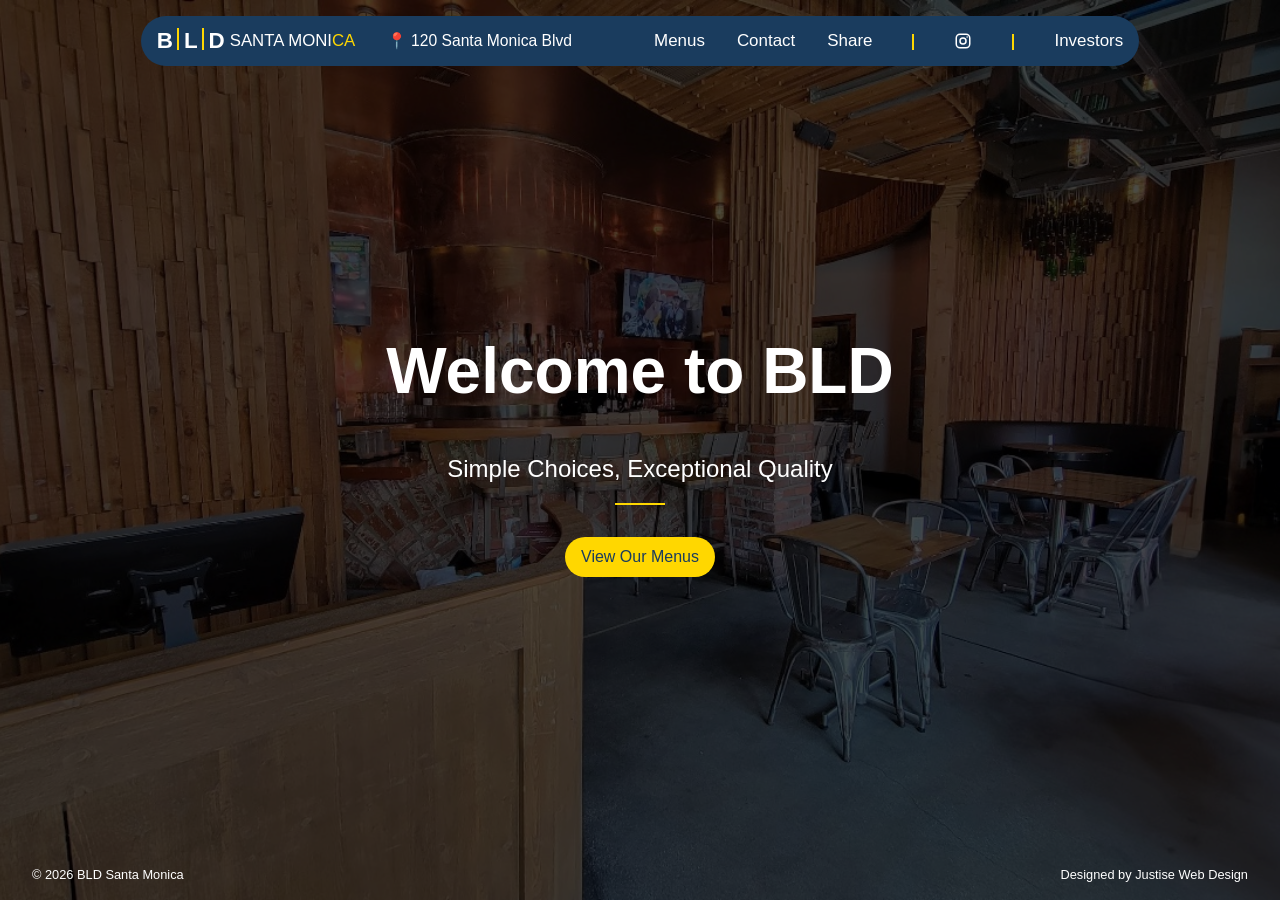
<file: index.html>
<!DOCTYPE html>
<html lang="en">
<head>
  <meta charset="UTF-8" />
  <meta name="viewport" content="width=device-width, initial-scale=1" />
  <title>BLD Santa Monica</title>
  <link rel="stylesheet" href="style.css" />
  <link href="https://fonts.googleapis.com/css2?family=Montserrat:wght@400;500;700&display=swap" rel="stylesheet">
</head>
<body>
  <header class="nav-header">
    <div class="nav-pill">
      <div class="brand">
        <h2>
          <span class="bld">
            B<span class="line-before"></span>L<span class="line-after"></span>D
          </span>
          <span class="santa-monica">SANTA MONI<span class="gold-ca">CA</span></span>
          <a id="header-address" href="https://www.google.com/maps/place/120+Santa+Monica+Blvd,+Santa+Monica,+CA+90401" target="_blank" class="address">📍 120 Santa Monica Blvd</a>
        </h2>
      </div>
      <nav class="nav-links">
        <a href="#menus" class="nav-link" data-drawer="menus-drawer">Menus</a>
        <a href="#contact" class="nav-link" data-drawer="contact-drawer">Contact</a>
        <a href="#share" class="nav-link" data-drawer="share-drawer">Share</a>
        <span class="gold-line"></span>
        <div id="nav-social-links" class="social-links-inline"></div>
        <span class="gold-line"></span>
        <a href="investors.html">Investors</a>
      </nav>
    </div>
  </header>

  <section class="hero">
    <div class="hero-overlay">
      <h1>Welcome to <span class="hero-bld">BLD</span></h1>
      <p>Simple Choices, Exceptional Quality</p>
      <div class="divider"></div>
      <a href="#menus" class="cta-button nav-link" data-drawer="menus-drawer">View Our Menus</a>
      <div id="promo-banner" class="promo-banner" style="display:none;"></div>
    </div>
  </section>

  <div class="drawer" id="menus-drawer">
    <span class="close-btn">×</span>
    <div class="drawer-content">
      <div class="menu-section section-1">
        <h2>A Simple Approach to Great Food</h2>
        <div class="divider"></div>
        <p>At BLD Diner, we keep things simple - three meals, three set prices, and a focus on quality.</p>
      </div>

      <div class="menu-section section-2">
        <div class="menu-values">
          <div class="value-item">
            <h3>QUALITY</h3>
            <p>We ensure each plate meets our highest standards.</p>
          </div>
          <div class="value-item">
            <h3>VALUE</h3>
            <p>Our set prices include premium ingredients and expert preparation.</p>
          </div>
          <div class="value-item">
            <h3>SIMPLICITY</h3>
            <p>No decision fatigue, just a thoughtful dining experience.</p>
          </div>
        </div>

        <div id="menu-meals" class="menu-meals"></div>
      </div>

      <div class="menu-section section-2">
        <h2>Merch</h2>
        <div class="divider"></div>
        <div id="merch-grid" class="merch-grid"></div>
      </div>

      <div class="menu-section section-3">
        <div class="menu-footer">
          <img src="images/bldlogo.png" alt="BLD Santa Monica Logo" class="menu-logo">
          <div class="menu-info">
            <div>
              <h3>HOURS</h3>
              <p id="hours-breakfast">Breakfast: 5 AM - 10 AM</p>
              <p id="hours-lunch">Lunch: 10 AM - 3 PM</p>
              <p id="hours-dinner">Dinner: 3 PM - 9 PM</p>
              <p id="hours-open-days">Open 7 days a week</p>
            </div>
            <div>
              <h3>LOCATION</h3>
              <p><a id="location-link" href="https://www.google.com/maps/place/120+Santa+Monica+Blvd,+Santa+Monica,+CA+90401" target="_blank" class="contact-link">120 Santa Monica Blvd<br>Santa Monica, CA 90401</a></p>
              <p><a id="phone-link" href="tel:+14248675309" class="contact-link">Tel: (424) 867-5309</a></p>
            </div>
          </div>
        </div>
      </div>
    </div>
  </div>

  <div class="drawer" id="contact-drawer">
    <span class="close-btn">×</span>
    <div class="drawer-content">
      <h2>Contact Us</h2>
      <div class="divider"></div>

      <div class="contact-sections">
        <div class="contact-column">
          <div class="contact-box">
            <h3>Visit Us</h3>
            <p><strong>Address:</strong><br>
              <a id="contact-address-link" href="https://www.google.com/maps/place/120+Santa+Monica+Blvd,+Santa+Monica,+CA+90401" target="_blank" class="contact-link">120 Santa Monica Blvd<br>Santa Monica, CA 90401</a>
            </p>
            <p><strong>Phone:</strong><br>
              <a id="contact-phone-link" href="tel:+14248675309" class="contact-link">(424) 867-5309</a>
            </p>
            <p><strong>Email:</strong><br>
              <a id="contact-email-link" href="mailto:info@bldsantamonica.com" class="contact-link">info@bldsantamonica.com</a>
            </p>
          </div>

          <div class="contact-box">
            <h3>Follow Us</h3>
            <p>Stay connected and tag your posts with <strong>#BLDSantaMonica</strong>!</p>
            <div id="contact-social-links" class="social-links-grid"></div>
          </div>
        </div>

        <div class="contact-column">
          <div class="contact-box feedback-box">
            <h3>Give Us Feedback</h3>
            <form id="feedback-form">
              <label for="name">Name</label>
              <input type="text" id="name" name="name" placeholder="Your Name" required>

              <label for="email">Email</label>
              <input type="email" id="email" name="email" placeholder="Your Email" required>

              <label for="feedback">Your Feedback</label>
              <textarea id="feedback" name="feedback" placeholder="Your Feedback" required></textarea>

              <button type="submit">Submit Feedback</button>
            </form>
            <p id="form-message" class="form-message" style="display: none; color: green; margin-top: 1em;">Thank you for your feedback!</p>
          </div>
        </div>
      </div>
    </div>
  </div>

  <div class="drawer" id="investors-drawer">
    <span class="close-btn">×</span>
    <div class="drawer-content">
      <h2>Investors</h2>
      <div class="divider"></div>
      <p>BLD Santa Monica is positioned as a premium all-day concept designed for consistency, simplicity, and scalable unit economics.</p>

      <div class="investor-grid">
        <div class="investor-card">
          <h3>Concept Model</h3>
          <p>Three meals. Three clear price points. High quality ingredients with operational simplicity.</p>
        </div>
        <div class="investor-card">
          <h3>Target Unit Profile</h3>
          <p>Dense coastal trade area, strong daytime traffic, and repeat local demand.</p>
        </div>
        <div class="investor-card">
          <h3>Scale Path</h3>
          <p>Santa Monica flagship first, then selective expansion into similar high-traffic submarkets.</p>
        </div>
      </div>

      <div class="contact-box investor-cta">
        <h3>Request Investor Deck</h3>
        <p>Email us for detailed projections, rollout assumptions, and capital structure.</p>
        <p><a href="mailto:investors@bldsantamonica.com" class="contact-link">investors@bldsantamonica.com</a></p>
      </div>
    </div>
  </div>

  <div class="drawer" id="share-drawer">
    <span class="close-btn">×</span>
    <div class="drawer-content">
      <h2>Share Your Experience</h2>
      <div class="divider"></div>
      <p>Follow us on social media and tag your posts with <strong>#BLDSantaMonica</strong>!</p>
      <div id="share-social-links" class="social-links-grid"></div>

      <div class="insta-posts">
        <div class="insta-post">
          <img src="images/eggsbenedict.jpg" alt="eggs benedict">
          <div class="insta-caption">
            <p><strong>@Hal</strong> Best eggs benedict in Santa Monica!</p>
          </div>
        </div>
        <div class="insta-post">
          <img src="images/chili.jpg" alt="chili">
          <div class="insta-caption">
            <p><strong>@Megan</strong> This chili bowl hits different!</p>
          </div>
        </div>
        <div class="insta-post">
          <img src="images/porkchops.jpg" alt="porkchops">
          <div class="insta-caption">
            <p><strong>@SantaMonicaFoodie</strong> The pork chop is always perfect!</p>
          </div>
        </div>
        <div class="insta-post">
          <img src="images/potatopancakes.jpg" alt="potato pancakes">
          <div class="insta-caption">
            <p><strong>@LAFoodLover</strong> When the potato pancakes are this good!</p>
          </div>
        </div>
      </div>
    </div>
  </div>

  <footer class="footer">
    <a href="boh.html" class="footer-left footer-admin-trigger">© 2026 BLD Santa Monica</a>
    <p class="footer-right">Designed by Justise Web Design</p>
  </footer>

  <script src="script.js"></script>
</body>
</html>
</file>
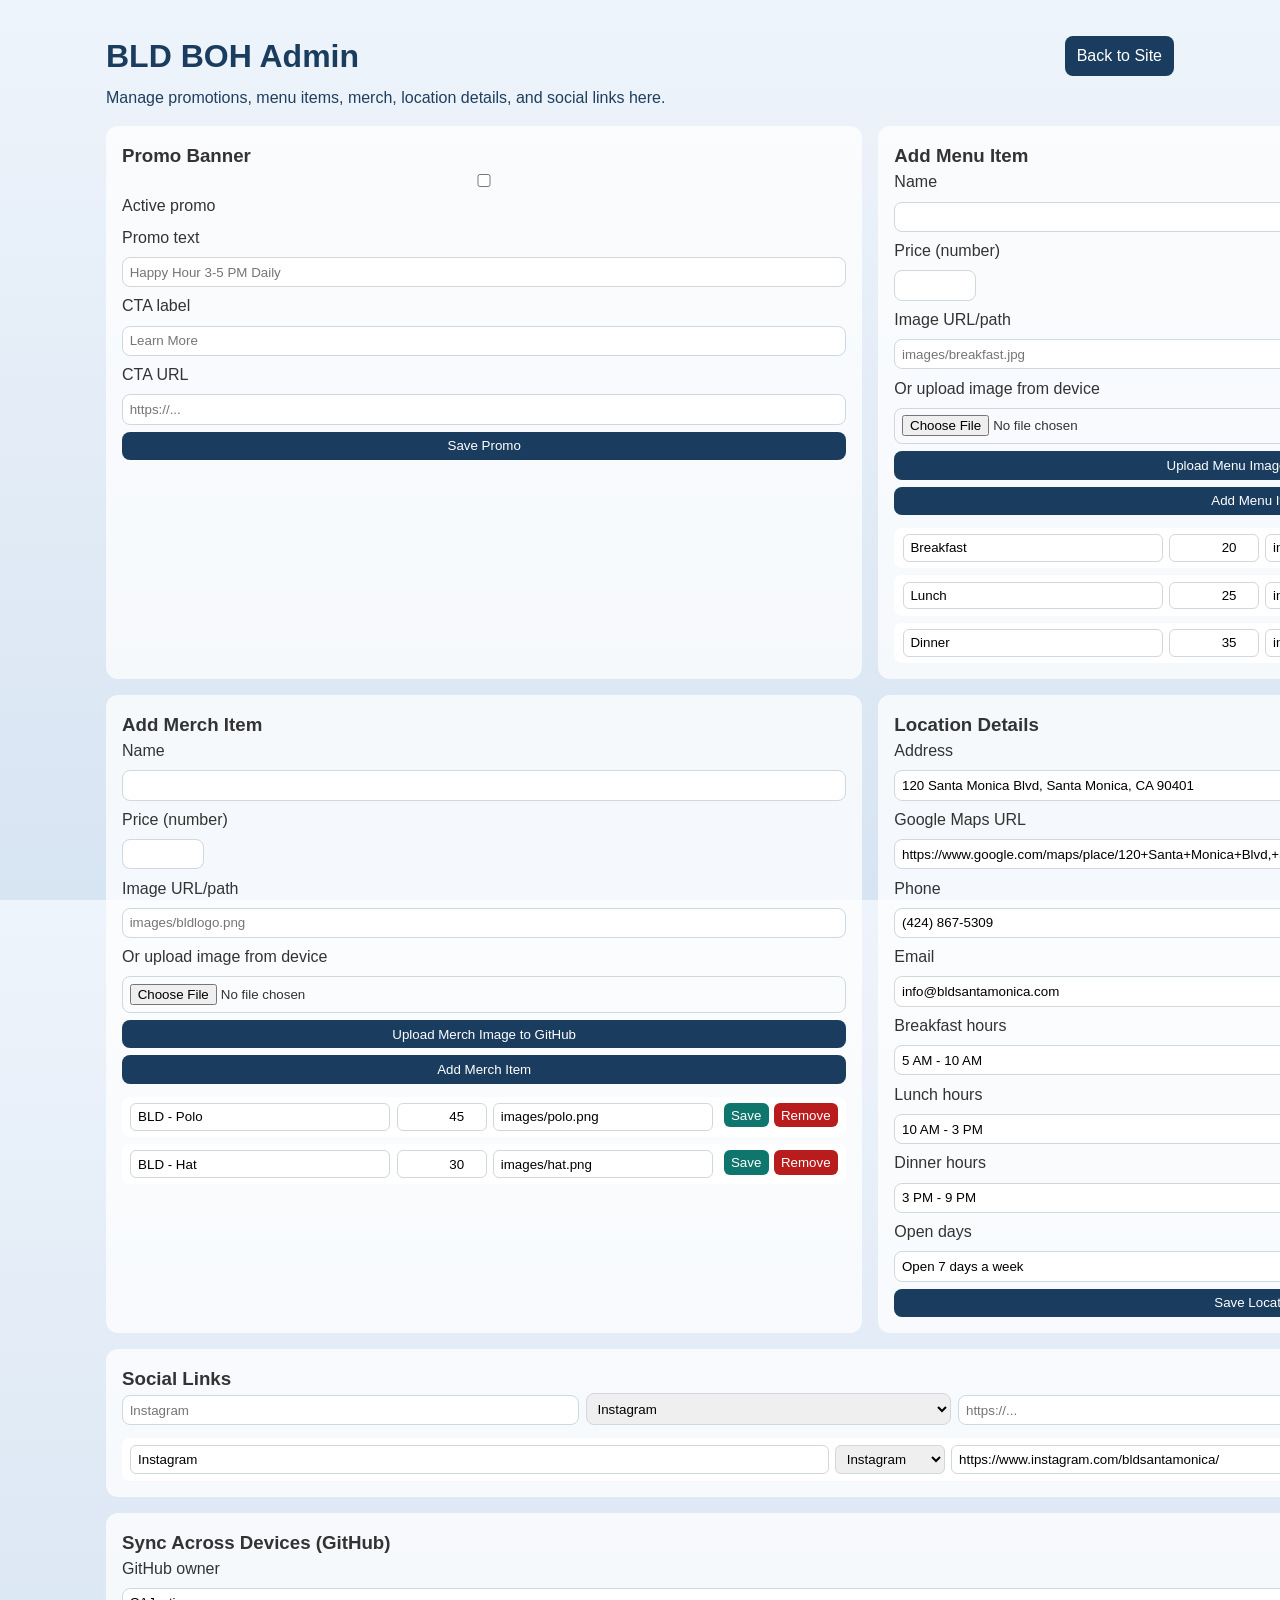
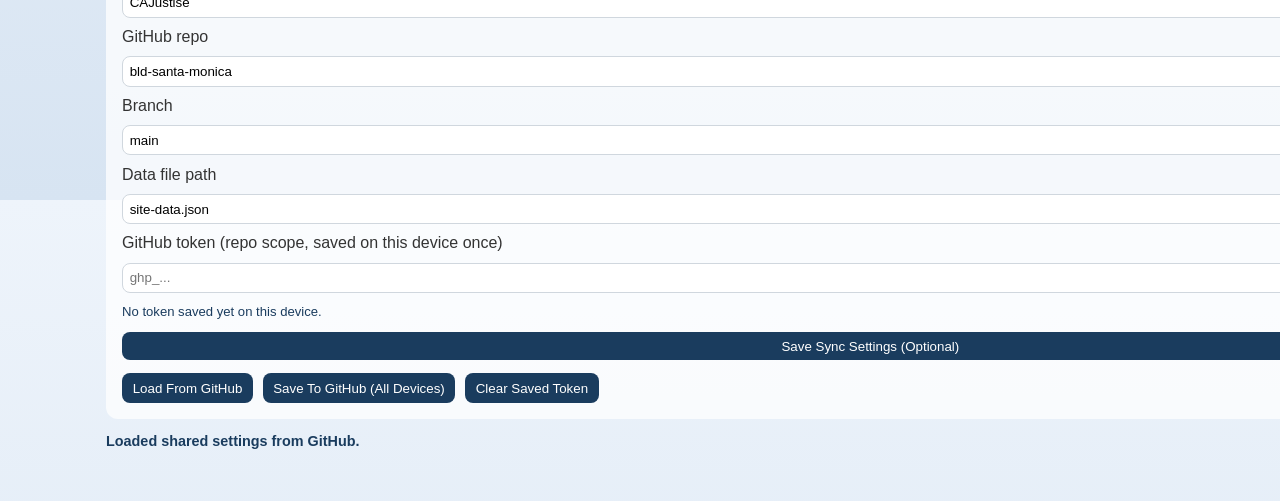
<file: boh.html>
<!DOCTYPE html>
<html lang="en">
<head>
  <meta charset="UTF-8" />
  <meta name="viewport" content="width=device-width, initial-scale=1" />
  <title>BLD Santa Monica | BOH Admin</title>
  <link rel="stylesheet" href="style.css" />
  <link href="https://fonts.googleapis.com/css2?family=Montserrat:wght@400;500;700&display=swap" rel="stylesheet">
</head>
<body class="boh-page">
  <main class="boh-shell">
    <div class="boh-topbar">
      <h1>BLD BOH Admin</h1>
      <a href="index.html" class="boh-back-link">Back to Site</a>
    </div>
    <p class="boh-intro">Manage promotions, menu items, merch, location details, and social links here.</p>

    <div class="boh-grid">
      <section class="boh-card">
        <h3>Promo Banner</h3>
        <form id="promo-form" class="boh-form">
          <label><input type="checkbox" id="promo-active"> Active promo</label>
          <label for="promo-text">Promo text</label>
          <input id="promo-text" type="text" placeholder="Happy Hour 3-5 PM Daily">
          <label for="promo-cta-label">CTA label</label>
          <input id="promo-cta-label" type="text" placeholder="Learn More">
          <label for="promo-cta-url">CTA URL</label>
          <input id="promo-cta-url" type="url" placeholder="https://...">
          <button type="submit">Save Promo</button>
        </form>
      </section>

      <section class="boh-card">
        <h3>Add Menu Item</h3>
        <form id="menu-form" class="boh-form">
          <label for="menu-name">Name</label>
          <input id="menu-name" type="text" required>
          <label for="menu-price">Price (number)</label>
          <input id="menu-price" class="price-input" type="number" min="0" max="999.99" step="0.01" required>
          <label for="menu-image">Image URL/path</label>
          <input id="menu-image" type="text" placeholder="images/breakfast.jpg">
          <label for="menu-image-file">Or upload image from device</label>
          <input id="menu-image-file" type="file" accept="image/*">
          <button type="button" id="menu-image-upload-btn">Upload Menu Image to GitHub</button>
          <button type="submit">Add Menu Item</button>
        </form>
        <div id="menu-admin-list" class="boh-list"></div>
      </section>

      <section class="boh-card">
        <h3>Add Merch Item</h3>
        <form id="merch-form" class="boh-form">
          <label for="merch-name">Name</label>
          <input id="merch-name" type="text" required>
          <label for="merch-price">Price (number)</label>
          <input id="merch-price" class="price-input" type="number" min="0" max="999.99" step="0.01" required>
          <label for="merch-image">Image URL/path</label>
          <input id="merch-image" type="text" placeholder="images/bldlogo.png">
          <label for="merch-image-file">Or upload image from device</label>
          <input id="merch-image-file" type="file" accept="image/*">
          <button type="button" id="merch-image-upload-btn">Upload Merch Image to GitHub</button>
          <button type="submit">Add Merch Item</button>
        </form>
        <div id="merch-admin-list" class="boh-list"></div>
      </section>

      <section class="boh-card">
        <h3>Location Details</h3>
        <form id="location-form" class="boh-form">
          <label for="location-address">Address</label>
          <input id="location-address" type="text" required>
          <label for="location-map-url">Google Maps URL</label>
          <input id="location-map-url" type="url" required>
          <label for="location-phone">Phone</label>
          <input id="location-phone" type="text" required>
          <label for="location-email">Email</label>
          <input id="location-email" type="email" required>
          <label for="hours-breakfast-input">Breakfast hours</label>
          <input id="hours-breakfast-input" type="text" required>
          <label for="hours-lunch-input">Lunch hours</label>
          <input id="hours-lunch-input" type="text" required>
          <label for="hours-dinner-input">Dinner hours</label>
          <input id="hours-dinner-input" type="text" required>
          <label for="hours-open-days-input">Open days</label>
          <input id="hours-open-days-input" type="text" required>
          <button type="submit">Save Location</button>
        </form>
      </section>

      <section class="boh-card boh-card-wide">
        <h3>Social Links</h3>
        <form id="social-form" class="boh-form boh-inline-form">
          <input id="social-label" type="text" placeholder="Instagram" required>
          <select id="social-icon" required>
            <option value="instagram">Instagram</option>
            <option value="facebook">Facebook</option>
            <option value="tiktok">TikTok</option>
            <option value="x">X</option>
            <option value="youtube">YouTube</option>
            <option value="linkedin">LinkedIn</option>
            <option value="link">Link</option>
          </select>
          <input id="social-url" type="url" placeholder="https://..." required>
          <button type="submit">Add Social Link</button>
        </form>
        <div id="social-admin-list" class="boh-list"></div>
      </section>

      <section class="boh-card boh-card-wide">
        <h3>Sync Across Devices (GitHub)</h3>
        <form id="sync-form" class="boh-form">
          <label for="sync-owner">GitHub owner</label>
          <input id="sync-owner" type="text" value="CAJustise" required>
          <label for="sync-repo">GitHub repo</label>
          <input id="sync-repo" type="text" value="bld-santa-monica" required>
          <label for="sync-branch">Branch</label>
          <input id="sync-branch" type="text" value="main" required>
          <label for="sync-path">Data file path</label>
          <input id="sync-path" type="text" value="site-data.json" required>
          <label for="sync-token">GitHub token (repo scope, saved on this device once)</label>
          <input id="sync-token" type="password" placeholder="ghp_...">
          <p id="sync-token-hint" class="sync-help"></p>
          <button type="submit">Save Sync Settings (Optional)</button>
        </form>
        <div class="sync-actions">
          <button type="button" id="sync-pull-btn">Load From GitHub</button>
          <button type="button" id="sync-push-btn">Save To GitHub (All Devices)</button>
          <button type="button" id="sync-clear-token-btn">Clear Saved Token</button>
        </div>
      </section>
    </div>
    <p id="boh-status" class="boh-status" aria-live="polite"></p>
  </main>

  <script src="script.js"></script>
</body>
</html>
</file>
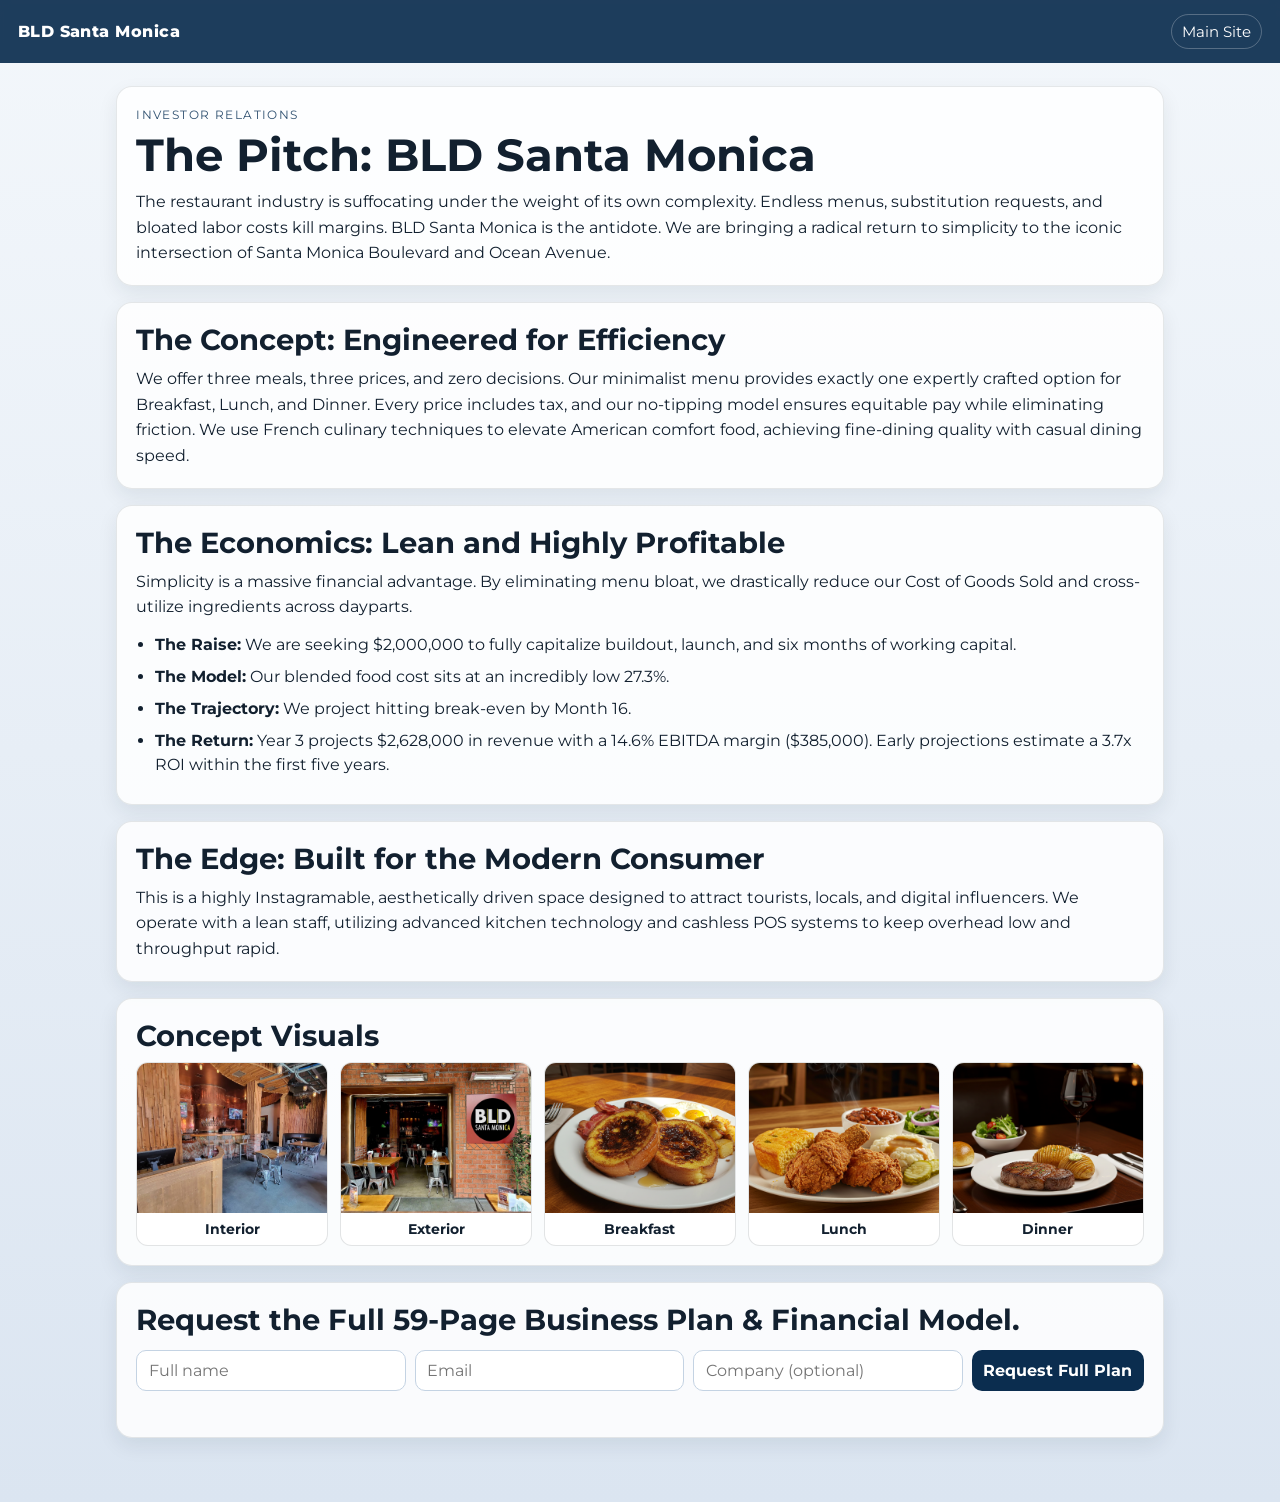
<file: investors.html>
<!DOCTYPE html>
<html lang="en">
<head>
  <meta charset="UTF-8" />
  <meta name="viewport" content="width=device-width, initial-scale=1" />
  <title>BLD Santa Monica | Investors</title>
  <meta name="description" content="BLD Santa Monica investor pitch and request form for the full 59-page business plan and financial model." />
  <link rel="preconnect" href="https://fonts.googleapis.com">
  <link rel="preconnect" href="https://fonts.gstatic.com" crossorigin>
  <link href="https://fonts.googleapis.com/css2?family=Montserrat:wght@400;500;700;800&display=swap" rel="stylesheet">
  <link rel="stylesheet" href="investors.css" />
</head>
<body>
  <header class="topbar">
    <a href="index.html" class="brand">BLD Santa Monica</a>
    <nav>
      <a href="index.html">Main Site</a>
    </nav>
  </header>

  <main class="page">
    <section class="hero">
      <p class="eyebrow">Investor Relations</p>
      <h1>The Pitch: BLD Santa Monica</h1>
      <p>The restaurant industry is suffocating under the weight of its own complexity. Endless menus, substitution requests, and bloated labor costs kill margins. BLD Santa Monica is the antidote. We are bringing a radical return to simplicity to the iconic intersection of Santa Monica Boulevard and Ocean Avenue.</p>
    </section>

    <section class="panel">
      <h2>The Concept: Engineered for Efficiency</h2>
      <p>We offer three meals, three prices, and zero decisions. Our minimalist menu provides exactly one expertly crafted option for Breakfast, Lunch, and Dinner. Every price includes tax, and our no-tipping model ensures equitable pay while eliminating friction. We use French culinary techniques to elevate American comfort food, achieving fine-dining quality with casual dining speed.</p>
    </section>

    <section class="panel">
      <h2>The Economics: Lean and Highly Profitable</h2>
      <p>Simplicity is a massive financial advantage. By eliminating menu bloat, we drastically reduce our Cost of Goods Sold and cross-utilize ingredients across dayparts.</p>
      <ul>
        <li><strong>The Raise:</strong> We are seeking $2,000,000 to fully capitalize buildout, launch, and six months of working capital.</li>
        <li><strong>The Model:</strong> Our blended food cost sits at an incredibly low 27.3%.</li>
        <li><strong>The Trajectory:</strong> We project hitting break-even by Month 16.</li>
        <li><strong>The Return:</strong> Year 3 projects $2,628,000 in revenue with a 14.6% EBITDA margin ($385,000). Early projections estimate a 3.7x ROI within the first five years.</li>
      </ul>
    </section>

    <section class="panel">
      <h2>The Edge: Built for the Modern Consumer</h2>
      <p>This is a highly Instagramable, aesthetically driven space designed to attract tourists, locals, and digital influencers. We operate with a lean staff, utilizing advanced kitchen technology and cashless POS systems to keep overhead low and throughput rapid.</p>
    </section>

    <section class="panel">
      <h2>Concept Visuals</h2>
      <div class="gallery">
        <figure>
          <img src="images/hero.jpg" alt="BLD interior" loading="lazy" />
          <figcaption>Interior</figcaption>
        </figure>
        <figure>
          <img src="images/exterior.jpeg" alt="BLD exterior" loading="lazy" />
          <figcaption>Exterior</figcaption>
        </figure>
        <figure>
          <img src="images/breakfast.jpg" alt="BLD breakfast" loading="lazy" />
          <figcaption>Breakfast</figcaption>
        </figure>
        <figure>
          <img src="images/lunch.jpg" alt="BLD lunch" loading="lazy" />
          <figcaption>Lunch</figcaption>
        </figure>
        <figure>
          <img src="images/dinner.jpg" alt="BLD dinner" loading="lazy" />
          <figcaption>Dinner</figcaption>
        </figure>
      </div>
    </section>

    <section class="panel request-panel">
      <h2>Request the Full 59-Page Business Plan &amp; Financial Model.</h2>
      <form id="investor-request-form" class="request-form">
        <input type="text" id="request-name" name="name" placeholder="Full name" required />
        <input type="email" id="request-email" name="email" placeholder="Email" required />
        <input type="text" id="request-company" name="company" placeholder="Company (optional)" />
        <button type="submit">Request Full Plan</button>
      </form>
      <p id="request-status" class="status" aria-live="polite"></p>
    </section>
  </main>

  <script src="investors.js"></script>
</body>
</html>
</file>
<file: style.css>
/* Reset */
* {
  margin: 0;
  padding: 0;
  box-sizing: border-box;
}

body {
  font-family: Arial, sans-serif;
  line-height: 1.5;
  color: #333;
  margin: 0;
  height: 100vh;
  overflow: hidden;
}

body.lightbox-open {
  overflow: hidden;
}

/* --------------------- */
/* NAVIGATION STYLES     */
/* --------------------- */
.nav-header {
  padding: 1em 1em;
  position: absolute;
  top: 0;
  left: 0;
  width: 100%;
  z-index: 30;
}

.nav-pill {
  display: flex;
  justify-content: space-between;
  align-items: center;
  background: #1a3c5e;
  padding: 0.5em 1em;
  border-radius: 25px;
  width: 80%;
  margin: 0 auto;
}

.brand {
  display: flex;
  align-items: center;
}

.brand h2 {
  color: #fff;
  margin: 0;
  font-size: 1.4em;
  display: flex;
  align-items: center;
  font-weight: normal;
}

.bld {
  font-weight: bold;
  position: relative;
  color: #fff;
}

.line-before,
.line-after,
.gold-line {
  display: inline-block;
  width: 2px; /* Updated to 2px per your change */
  height: 1em;
  background: #FFD700;
  position: relative;
  top: 0.1em;
}

.line-before {
  margin: 0 0.2em;
}

.line-after {
  margin: 0 0.2em;
}

.gold-line {
  margin: 0 0.5em;
}

.santa-monica {
  margin-left: 0.3em;
  color: #fff;
  font-weight: normal;
  font-size: 0.75em;
}

.gold-ca {
  color: #FFD700;
}

.brand .address {
  color: #fff;
  font-size: 0.7em;
  margin-left: 2em;
  text-decoration: none;
  font-weight: normal;
}

.brand .address:hover {
  color: #f0c040;
}

.nav-links {
  display: flex;
  gap: 2em;
  align-items: center;
}

.nav-links a {
  color: #fff;
  text-decoration: none;
  font-weight: 400;
  font-size: 1.06em;
}

.nav-links a:hover {
  color: #f0c040;
}

.social-icon {
  display: flex;
  align-items: center;
}

.social-icon img {
  width: 20px;
  height: 20px;
}

.social-icon:hover img {
  opacity: 0.8;
}

/* --------------------- */
/* HERO SECTION STYLES   */
/* --------------------- */
.hero {
  width: 100%;
  height: 100vh;
  background: url("images/hero.jpeg") no-repeat center center / cover;
  display: flex;
  align-items: center;
  justify-content: center;
  position: relative;
  margin-top: 0;
  z-index: 1;
}

.hero::before {
  content: '';
  position: absolute;
  top: 0;
  left: 0;
  width: 100%;
  height: 100%;
  background: rgba(0, 0, 0, 0.7);
  z-index: 0;
}

.hero-overlay {
  text-align: center;
  color: #fff;
  padding: 1em;
  position: relative;
  z-index: 1;
  transition: transform 0.5s ease-in-out;
}

.hero-overlay.slide-up {
  transform: translateY(-30vh);
}

.hero-overlay.slide-up .cta-button {
  opacity: 0;
  transition: opacity 0.3s ease-in-out;
}

.hero-overlay h1 {
  font-size: 4rem;
  margin-bottom: 0.5em;
}

.hero-bld {
  font-weight: bold;
}

.hero-overlay p {
  font-size: 1.5rem;
}

.divider {
  width: 50px;
  height: 2px;
  background: #FFD700;
  margin: 1em auto;
}

.cta-button {
  display: inline-block;
  margin-top: 1em;
  padding: 0.5em 1em;
  background: #FFD700;
  color: #1a3c5e;
  text-decoration: none;
  border-radius: 20px;
  font-weight: 500;
  transition: background 0.3s ease, opacity 0.3s ease-in-out;
  cursor: pointer;
}

.cta-button:hover {
  background: #f0c040;
}

/* --------------------- */
/* DRAWER STYLES         */
/* --------------------- */
.drawer {
  position: fixed;
  bottom: 0;
  left: 0;
  width: 100%;
  height: 80vh;
  background: rgba(174, 196, 219, 0.85);
  transform: translateY(100%);
  transition: transform 0.5s ease-in-out;
  z-index: 20;
  display: flex;
  justify-content: center;
  align-items: center;
  border-top-left-radius: 20px;
  border-top-right-radius: 20px;
}

.drawer.active {
  transform: translateY(0);
}

.drawer-content {
  position: relative;
  width: 90%;
  max-width: 880px;
  padding: 1em 2em 2em;
  text-align: center;
  max-height: 100%;
  overflow-y: auto;
  font-family: 'Montserrat', sans-serif;
}

.close-btn {
  position: absolute;
  top: 0.5em;
  right: 0.5em;
  font-size: 2.5rem;
  cursor: pointer;
  color: #000;
  z-index: 25;
}

.close-btn:hover {
  color: #FFD700;
}

.drawer-content h2 {
  font-size: 2.5rem;
  margin-bottom: 0.5em;
  color: #000;
  font-weight: 700;
}

.drawer-content .divider {
  width: 50px;
  height: 2px;
  background: #000;
  margin: 0.5em auto;
}

.drawer-content p {
  font-size: 1.2rem;
  color: #000;
  line-height: 1.6;
  font-weight: 400;
}

/* Contact Links Styling */
.contact-link {
  color: #000; /* Black in normal state */
  text-decoration: none; /* Remove underline */
}

.contact-link:hover {
  color: #FFD700; /* Gold on hover */
}

/* Menu Sections */
.menu-section {
  margin-bottom: 4em; /* Consistent spacing between sections */
}

.menu-section:last-child {
  margin-bottom: 0; /* Remove margin from the last section (footer) */
}

/* Menu Values Section */
.menu-values {
  display: flex;
  justify-content: space-between;
  gap: 1em;
  margin-bottom: 2em; /* Space between Quality/Value/Simplicity and Meals */
}

.value-item {
  flex: 1;
  text-align: center;
}

.value-item h3 {
  font-size: 1.5rem;
  color: #000;
  margin-bottom: 0.5em;
  font-weight: 500;
}

.value-item p {
  font-size: 1rem;
  color: #000;
  font-weight: 400;
}

/* Menu Meals Section */
.menu-meals {
  display: flex;
  justify-content: space-between;
  gap: 1em;
}

.meal-item {
  flex: 1;
  text-align: left;
  border: 1px solid #000;
  border-radius: 10px;
  overflow: hidden;
}

.meal-item img {
  width: 100%;
  height: 150px;
  object-fit: cover;
  border-radius: 0;
  display: block;
}

.meal-text {
  background: #fff;
  padding: 0.5em 1em 1em;
}

.meal-item h3 {
  font-size: 1.2rem;
  color: #000;
  margin-bottom: 0.3em;
  font-weight: 500;
}

.meal-item p {
  font-size: 1rem;
  color: #000;
  font-weight: 400;
  margin-bottom: 0;
}

/* Menu Footer Section */
.menu-footer {
  display: grid;
  grid-template-columns: repeat(3, 1fr);
  gap: 2em;
  align-items: center;
}

.menu-logo {
  width: 150px;
  height: 150px;
  grid-column: 1 / 2;
  justify-self: center;
}

.menu-info {
  display: flex;
  grid-column: 2 / 4;
  text-align: left;
  gap: 2em;
}

.menu-info > div {
  width: 100%;
}

.menu-info h3 {
  font-size: 1.2rem;
  color: #000;
  margin-bottom: 0.3em;
  font-weight: 500;
}

.menu-info p {
  font-size: 1rem;
  color: #000;
  line-height: 1.2;
  font-weight: 400;
  margin-bottom: 0.2em;
}

/* Contact Sections */
.contact-sections {
  display: flex;
  justify-content: space-between;
  gap: 2em;
  margin: 2em 0;
}

.contact-column {
  flex: 1;
  display: flex;
  flex-direction: column;
  gap: 2em;
}

.contact-box {
  background: #fff;
  padding: 1.5em;
  border-radius: 10px;
  text-align: left;
}

.feedback-box {
  height: 100%;
}

.contact-box h3 {
  font-size: 1.5rem;
  color: #000;
  margin-bottom: 0.5em;
  font-weight: 500;
}

.contact-box p {
  font-size: 1rem;
  color: #000;
  line-height: 1.4;
  font-weight: 400;
}

.contact-box .social-icon {
  display: inline-flex;
  align-items: center;
  margin-top: 0.5em;
}

.contact-box .social-icon img {
  width: 24px;
  height: 24px;
}

/* Feedback Form */
#feedback-form {
  display: flex;
  flex-direction: column;
  gap: 1em;
}

#feedback-form label {
  font-size: 1rem;
  color: #000;
  font-weight: 500;
}

#feedback-form input,
#feedback-form textarea {
  width: 100%;
  padding: 0.5em;
  border: 1px solid #ccc;
  border-radius: 5px;
  font-size: 1rem;
  font-family: 'Montserrat', sans-serif;
}

#feedback-form textarea {
  height: 100px;
  resize: none;
}

#feedback-form button {
  background: #1a3c5e;
  color: #fff;
  padding: 0.5em 1em;
  border: none;
  border-radius: 20px;
  font-size: 1rem;
  font-weight: 500;
  cursor: pointer;
  transition: background 0.3s ease;
}

#feedback-form button:hover {
  background: #f0c040;
}

.form-message {
  font-size: 1rem;
  font-weight: 400;
}

/* Instagram Posts */
.insta-posts {
  display: grid;
  grid-template-columns: repeat(4, 1fr);
  gap: 1em;
  margin: 2em 0;
}

.insta-post {
  background: #fff;
  border-radius: 10px;
  overflow: hidden;
  box-shadow: 0 2px 5px rgba(0, 0, 0, 0.1);
}

.insta-post img {
  width: 100%;
  height: 150px;
  object-fit: cover;
  display: block;
}

.insta-caption {
  padding: 0.5em;
  text-align: left;
}

.insta-caption p {
  font-size: 0.9rem;
  color: #000;
  line-height: 1.2;
  font-weight: 400;
}

.insta-caption strong {
  font-weight: 600;
}

.investor-grid {
  display: flex;
  gap: 1em;
  margin: 1.5em 0;
}

.investor-card {
  flex: 1;
  background: rgba(255, 255, 255, 0.65);
  border-radius: 8px;
  padding: 1em;
  box-shadow: 0 2px 4px rgba(0, 0, 0, 0.08);
  text-align: left;
}

.investor-card h3 {
  margin-bottom: 0.4em;
  color: #1a3c5e;
}

.investor-card p {
  margin: 0;
  color: #222;
}

.investor-cta {
  max-width: 640px;
  margin: 0 auto;
}

.boh-login-box,
.boh-panel {
  max-width: 480px;
  margin: 1em auto 0;
}

.boh-message {
  margin-top: 0.8em;
}

/* Responsive Design */
@media (max-width: 768px) {
  .menu-values {
    flex-direction: column;
    gap: 1em;
  }
  .menu-meals {
    flex-direction: column;
    gap: 1em;
  }
  .contact-sections {
    flex-direction: column;
    gap: 1em;
  }
  .contact-column {
    width: 100%;
  }
  .feedback-box {
    height: auto;
  }
  .insta-posts {
    grid-template-columns: repeat(2, 1fr);
  }

  .investor-grid {
    flex-direction: column;
  }
}

@media (max-width: 480px) {
  .insta-posts {
    grid-template-columns: 1fr;
  }
}

/* --------------------- */
/* FOOTER STYLES         */
/* --------------------- */
.footer {
  position: absolute;
  bottom: 1em;
  left: 0;
  width: 100%;
  display: flex;
  justify-content: space-between;
  padding: 0 2em;
  z-index: 1;
}

.footer-left,
.footer-right {
  color: #fff;
  font-size: 0.8em;
}

.site-image-lightbox {
  position: fixed;
  inset: 0;
  z-index: 9999;
  background: rgba(0, 0, 0, 0.82);
  display: none;
  align-items: center;
  justify-content: center;
  padding: 1.2rem;
  cursor: zoom-out;
}

.site-image-lightbox.active {
  display: flex;
}

.site-image-lightbox-content {
  max-width: min(1200px, 96vw);
  max-height: 92vh;
  width: auto;
  height: auto;
  object-fit: contain;
  border-radius: 10px;
  box-shadow: 0 18px 40px rgba(0, 0, 0, 0.45);
}

.site-lightbox-arrow {
  position: absolute;
  top: 50%;
  transform: translateY(-50%);
  width: 52px;
  height: 52px;
  border: 0;
  border-radius: 999px;
  background: rgba(255, 255, 255, 0.2);
  color: #fff;
  font-size: 2rem;
  line-height: 1;
  cursor: pointer;
  display: inline-flex;
  align-items: center;
  justify-content: center;
}

.site-lightbox-arrow.prev {
  left: 1rem;
}

.site-lightbox-arrow.next {
  right: 1rem;
}

.site-lightbox-count {
  position: absolute;
  bottom: 1rem;
  left: 50%;
  transform: translateX(-50%);
  margin: 0;
  color: #fff;
  background: rgba(0, 0, 0, 0.45);
  border-radius: 999px;
  padding: 0.35rem 0.75rem;
  font-size: 0.86rem;
  letter-spacing: 0.04em;
}

.footer-admin-trigger {
  background: none;
  border: 0;
  padding: 0;
  cursor: pointer;
  font-family: inherit;
  text-decoration: none;
}

.footer-admin-trigger:hover {
  color: #f0c040;
}

.social-links-inline {
  display: flex;
  gap: 0.5em;
  align-items: center;
}

.social-links-inline .social-icon,
.social-links-grid .social-chip {
  display: inline-flex;
  align-items: center;
  gap: 0.35em;
}

.social-links-inline .social-icon {
  color: #fff;
}

.social-links-inline .social-icon svg {
  width: 18px;
  height: 18px;
}

.social-links-grid {
  display: flex;
  flex-wrap: wrap;
  gap: 0.6em;
  margin-top: 0.75em;
}

.social-chip {
  text-decoration: none;
  color: #1a3c5e;
  background: #fff;
  border-radius: 16px;
  padding: 0.35em 0.7em;
  font-size: 0.85em;
}

.promo-banner {
  margin-top: 1em;
  background: rgba(255, 215, 0, 0.95);
  color: #1a3c5e;
  padding: 0.45em 0.8em;
  border-radius: 12px;
  display: inline-flex;
  gap: 0.8em;
  align-items: center;
  font-weight: 600;
}

.promo-banner a {
  color: #1a3c5e;
  text-decoration: underline;
}

.merch-grid {
  display: grid;
  grid-template-columns: repeat(3, 1fr);
  gap: 1em;
  margin-top: 1em;
}

.merch-item {
  background: #fff;
  border-radius: 10px;
  overflow: hidden;
  box-shadow: 0 2px 5px rgba(0, 0, 0, 0.1);
  padding-bottom: 0.6em;
  display: flex;
  flex-direction: column;
}

.merch-item img {
  width: 100%;
  height: 220px;
  object-fit: contain;
  object-position: center;
  background: #f6f7f9;
  padding: 0.6rem;
  display: block;
}

.merch-item h4 {
  margin: 0.6em 0 0.2em;
}

.merch-item p {
  margin: 0;
  font-weight: 600;
}

.boh-grid {
  display: grid;
  grid-template-columns: repeat(2, 1fr);
  gap: 1em;
  margin-top: 1em;
}

.boh-card {
  background: rgba(255, 255, 255, 0.75);
  border-radius: 12px;
  padding: 1em;
  text-align: left;
}

.boh-card-wide {
  grid-column: 1 / -1;
}

.boh-form {
  display: grid;
  gap: 0.45em;
}

.boh-form input,
.boh-form select,
.boh-form button {
  width: 100%;
  padding: 0.5em;
  border: 1px solid #d0d7de;
  border-radius: 8px;
  font-family: inherit;
}

.boh-form .price-input {
  width: min(11ch, 100%);
}

.boh-form button {
  background: #1a3c5e;
  color: #fff;
  border: 0;
  cursor: pointer;
}

.boh-inline-form {
  grid-template-columns: 1fr 0.8fr 1.2fr auto;
  align-items: end;
}

.boh-list {
  margin-top: 0.8em;
  display: grid;
  gap: 0.45em;
}

.boh-list-row {
  display: flex;
  justify-content: space-between;
  gap: 0.75em;
  align-items: flex-start;
  background: #fff;
  border-radius: 8px;
  padding: 0.45em 0.6em;
  font-size: 0.88em;
}

.boh-row-fields {
  flex: 1;
  display: grid;
  grid-template-columns: minmax(260px, 1.7fr) minmax(90px, 110px) minmax(220px, 1.3fr);
  gap: 0.45em;
}

.boh-row-fields input,
.boh-row-fields select {
  width: 100%;
  min-width: 0;
  padding: 0.4em 0.5em;
  border: 1px solid #d0d7de;
  border-radius: 6px;
  font-family: inherit;
}

.boh-row-fields .name-field {
  min-width: 20ch;
}

.boh-row-fields .price-field {
  width: 100%;
  text-align: right;
}

.boh-row-actions {
  display: flex;
  gap: 0.35em;
}

.boh-row-actions button {
  border: 0;
  border-radius: 6px;
  padding: 0.35em 0.55em;
  color: #fff;
  cursor: pointer;
}

.boh-action-save {
  background: #0f766e;
}

.boh-action-remove {
  background: #b91c1c;
}

.boh-status {
  margin-top: 0.85em;
  font-size: 0.9em;
  color: #1a3c5e;
  font-weight: 600;
}

.sync-actions {
  margin-top: 0.8em;
  display: flex;
  gap: 0.6em;
  flex-wrap: wrap;
}

.sync-actions button {
  border: 0;
  border-radius: 8px;
  padding: 0.55em 0.8em;
  background: #1a3c5e;
  color: #fff;
  cursor: pointer;
}

.sync-actions button:disabled {
  opacity: 0.65;
  cursor: not-allowed;
}

.sync-help {
  margin: 0.15em 0 0.25em;
  font-size: 0.82em;
  color: #1a3c5e;
}

.boh-page {
  min-height: 100vh;
  overflow: auto;
  background: linear-gradient(180deg, #eef4fb 0%, #d7e4f2 100%);
}

.boh-shell {
  max-width: 1100px;
  margin: 0 auto;
  padding: 2rem 1rem 3rem;
}

.boh-topbar {
  display: flex;
  justify-content: space-between;
  align-items: center;
  gap: 1rem;
  margin-bottom: 0.4rem;
}

.boh-topbar h1 {
  margin: 0;
  color: #1a3c5e;
}

.boh-back-link {
  display: inline-flex;
  text-decoration: none;
  padding: 0.5rem 0.75rem;
  border-radius: 8px;
  background: #1a3c5e;
  color: #fff;
}

.boh-intro {
  margin: 0 0 1rem;
  color: #1f3f60;
}

@media (max-width: 900px) {
  .boh-grid,
  .merch-grid {
    grid-template-columns: 1fr;
  }

  .boh-inline-form {
    grid-template-columns: 1fr;
  }

  .boh-list-row {
    flex-direction: column;
  }

  .boh-row-fields {
    grid-template-columns: 1fr;
    width: 100%;
  }
}
</file>
<file: investors.css>
* {
  box-sizing: border-box;
}

body {
  margin: 0;
  font-family: "Montserrat", sans-serif;
  color: #12202f;
  background: linear-gradient(180deg, #f3f7fb 0%, #dbe5f1 100%);
}

body.lightbox-open {
  overflow: hidden;
}

.topbar {
  position: sticky;
  top: 0;
  z-index: 20;
  display: flex;
  justify-content: space-between;
  align-items: center;
  gap: 1rem;
  padding: 0.9rem 1.1rem;
  background: rgba(11, 45, 79, 0.92);
  backdrop-filter: blur(5px);
}

.topbar .brand {
  color: #fff;
  text-decoration: none;
  font-weight: 800;
  letter-spacing: 0.03em;
}

.topbar nav {
  display: flex;
  gap: 0.75rem;
  flex-wrap: wrap;
}

.topbar nav a {
  color: #fff;
  text-decoration: none;
  font-size: 0.92rem;
  padding: 0.45rem 0.65rem;
  border: 1px solid rgba(255, 255, 255, 0.25);
  border-radius: 999px;
}

.page {
  max-width: 1080px;
  margin: 0 auto;
  padding: 1.4rem 1rem 3rem;
}

.hero,
.panel {
  background: rgba(255, 255, 255, 0.84);
  border: 1px solid rgba(18, 32, 47, 0.1);
  border-radius: 16px;
  padding: 1.2rem;
  box-shadow: 0 8px 20px rgba(12, 32, 54, 0.08);
  margin-bottom: 1rem;
}

.eyebrow {
  margin: 0 0 0.4rem;
  font-size: 0.74rem;
  letter-spacing: 0.12em;
  text-transform: uppercase;
  color: #2f5070;
}

h1 {
  margin: 0 0 0.6rem;
  font-size: clamp(1.8rem, 4.8vw, 2.8rem);
  line-height: 1.08;
}

h2 {
  margin: 0 0 0.55rem;
  font-size: clamp(1.2rem, 3vw, 1.8rem);
}

p {
  margin: 0;
  line-height: 1.6;
}

ul {
  margin: 0.8rem 0 0;
  padding-left: 1.2rem;
}

li {
  margin-bottom: 0.5rem;
  line-height: 1.5;
}

.gallery {
  display: grid;
  grid-template-columns: repeat(5, minmax(0, 1fr));
  gap: 0.75rem;
}

.gallery figure {
  margin: 0;
  background: #fff;
  border-radius: 12px;
  overflow: hidden;
  border: 1px solid rgba(18, 32, 47, 0.12);
}

.gallery img {
  width: 100%;
  height: 150px;
  object-fit: cover;
  display: block;
}

.gallery figcaption {
  font-size: 0.86rem;
  font-weight: 700;
  text-align: center;
  padding: 0.5rem;
}

.request-panel h2 {
  margin-bottom: 0.8rem;
}

.request-form {
  display: grid;
  grid-template-columns: 1fr 1fr 1fr auto;
  gap: 0.55rem;
}

.request-form input,
.request-form button {
  min-width: 0;
  border-radius: 10px;
  border: 1px solid #c4d3e3;
  padding: 0.62rem 0.72rem;
  font: inherit;
}

.request-form button {
  border: 0;
  background: #0b2d4f;
  color: #fff;
  font-weight: 700;
  cursor: pointer;
}

.status {
  margin-top: 0.65rem;
  font-size: 0.9rem;
  color: #0b2d4f;
  min-height: 1.2em;
}

.site-image-lightbox {
  position: fixed;
  inset: 0;
  z-index: 9999;
  background: rgba(0, 0, 0, 0.82);
  display: none;
  align-items: center;
  justify-content: center;
  padding: 1.2rem;
  cursor: zoom-out;
}

.site-image-lightbox.active {
  display: flex;
}

.site-image-lightbox-content {
  max-width: min(1200px, 96vw);
  max-height: 92vh;
  width: auto;
  height: auto;
  object-fit: contain;
  border-radius: 10px;
  box-shadow: 0 18px 40px rgba(0, 0, 0, 0.45);
}

.site-lightbox-arrow {
  position: absolute;
  top: 50%;
  transform: translateY(-50%);
  width: 52px;
  height: 52px;
  border: 0;
  border-radius: 999px;
  background: rgba(255, 255, 255, 0.2);
  color: #fff;
  font-size: 2rem;
  line-height: 1;
  cursor: pointer;
  display: inline-flex;
  align-items: center;
  justify-content: center;
}

.site-lightbox-arrow.prev {
  left: 1rem;
}

.site-lightbox-arrow.next {
  right: 1rem;
}

.site-lightbox-count {
  position: absolute;
  bottom: 1rem;
  left: 50%;
  transform: translateX(-50%);
  margin: 0;
  color: #fff;
  background: rgba(0, 0, 0, 0.45);
  border-radius: 999px;
  padding: 0.35rem 0.75rem;
  font-size: 0.86rem;
  letter-spacing: 0.04em;
}

@media (max-width: 960px) {
  .gallery {
    grid-template-columns: repeat(3, minmax(0, 1fr));
  }

  .request-form {
    grid-template-columns: 1fr 1fr;
  }
}

@media (max-width: 640px) {
  .topbar {
    align-items: flex-start;
    flex-direction: column;
  }

  .gallery {
    grid-template-columns: repeat(2, minmax(0, 1fr));
  }

  .request-form {
    grid-template-columns: 1fr;
  }
}
</file>
